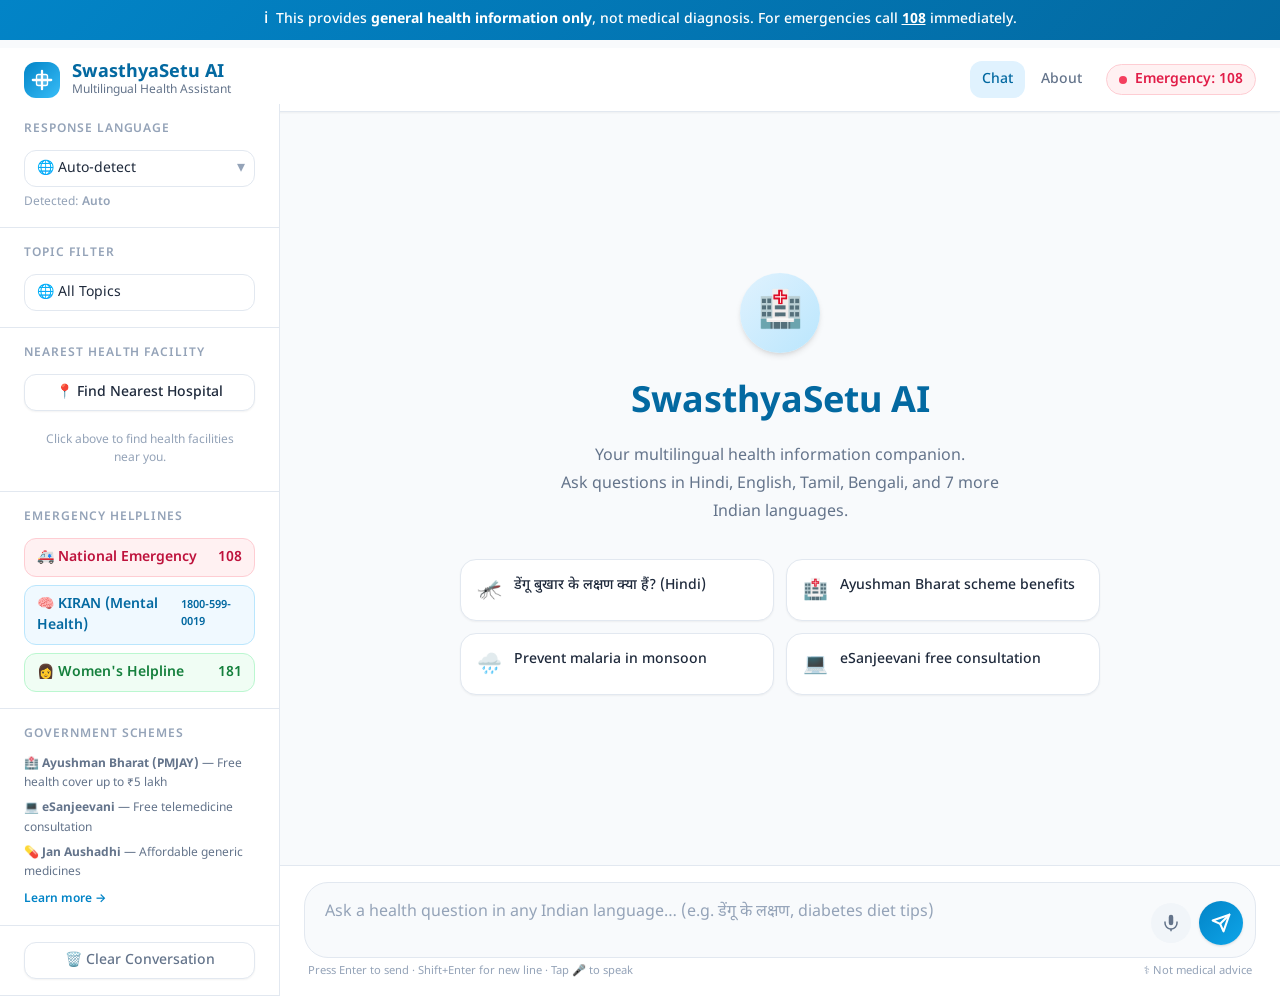
<file: frontend/index.html>
<!DOCTYPE html>
<html lang="en" dir="ltr">
<head>
    <meta charset="UTF-8">
    <meta name="viewport" content="width=device-width, initial-scale=1.0, maximum-scale=5.0">
    <meta name="description" content="SwasthyaSetu AI — Free multilingual health information assistant for Indian citizens. Ask health questions in Hindi, Tamil, Telugu, Bengali, and more. Not a diagnostic tool.">
    <meta name="keywords" content="health information, multilingual, Hindi, Tamil, Ayushman Bharat, eSanjeevani, India health, AI health assistant">
    <meta name="robots" content="index, follow">
    <meta property="og:title" content="SwasthyaSetu AI — Multilingual Health Information Assistant">
    <meta property="og:description" content="Free AI-powered health information in 10+ Indian languages. Powered by RAG technology and Bhashini voice support.">
    <meta property="og:type" content="website">

    <!-- Structured data: HealthTopicContent (schema.org) -->
    <script type="application/ld+json">
    {
        "@context": "https://schema.org",
        "@type": "WebApplication",
        "name": "SwasthyaSetu AI",
        "description": "Multilingual health information assistant for Indian citizens. Provides general health education — not medical diagnosis.",
        "applicationCategory": "HealthApplication",
        "operatingSystem": "Any",
        "offers": { "@type": "Offer", "price": "0", "priceCurrency": "INR" }
    }
    </script>

    <title>SwasthyaSetu AI — Multilingual Health Information Assistant</title>

    <!-- CSS -->
    <link rel="stylesheet" href="css/variables.css">
    <link rel="stylesheet" href="css/main.css">
    <link rel="stylesheet" href="css/navbar.css">
    <link rel="stylesheet" href="css/chat.css">
    <link rel="stylesheet" href="css/responsive.css">
</head>
<body>

<!-- ============================================================
     DISCLAIMER BANNER (always visible, non-dismissible)
     CRITICAL: This must remain visible at all times.
     ============================================================ -->
<div class="disclaimer-banner" role="note" aria-label="Important disclaimer">
    <span class="disclaimer-icon" aria-hidden="true">ℹ️</span>
    <span>
        This provides <strong>general health information only</strong>, not medical diagnosis.
        For emergencies call
        <a href="tel:108" class="emergency-link" aria-label="Call 108 national emergency number">108</a>
        immediately.
    </span>
</div>

<!-- ============================================================
     NAVIGATION BAR
     ============================================================ -->
<nav class="navbar" role="navigation" aria-label="Main navigation">
    <!-- Brand -->
    <a href="index.html" class="navbar-brand" aria-label="SwasthyaSetu AI Home">
        <div class="navbar-logo-icon" aria-hidden="true">
            <!-- Inline health cross SVG logo -->
            <svg width="22" height="22" viewBox="0 0 24 24" fill="none" stroke="white" stroke-width="2.5" stroke-linecap="round">
                <path d="M12 2v20M2 12h20"/>
                <rect x="6" y="6" width="12" height="12" rx="2" fill="rgba(255,255,255,0.2)" stroke="white" stroke-width="1.5"/>
            </svg>
        </div>
        <div class="navbar-logo-text">
            <span class="navbar-app-name">SwasthyaSetu AI</span>
            <span class="navbar-app-tagline">Multilingual Health Assistant</span>
        </div>
    </a>

    <!-- Right controls -->
    <div class="navbar-controls">
        <!-- Desktop nav links -->
        <div class="nav-links" role="list">
            <a href="index.html" class="nav-link active" role="listitem" aria-current="page">Chat</a>
            <a href="about.html" class="nav-link" role="listitem">About</a>
        </div>

        <!-- Emergency hotline pill -->
        <a href="tel:108"
           class="navbar-emergency-pill"
           aria-label="Emergency: Call 108"
           id="navbar-emergency-link">
            <span class="pill-dot" aria-hidden="true"></span>
            <span class="pill-text">Emergency: 108</span>
        </a>

        <!-- Hamburger (mobile only) -->
        <button class="hamburger-btn"
                id="hamburger-btn"
                aria-label="Toggle menu"
                aria-expanded="false"
                aria-controls="sidebar">
            <span></span><span></span><span></span>
        </button>
    </div>
</nav>

<!-- ============================================================
     MAIN LAYOUT: SIDEBAR + CHAT
     ============================================================ -->
<div class="main-container">

    <!-- ── Sidebar overlay (mobile) ── -->
    <div class="sidebar-overlay" id="sidebar-overlay" role="presentation"></div>

    <!-- ── SIDEBAR ──────────────────────────────────────────── -->
    <aside class="sidebar" id="sidebar" aria-label="Settings and tools">

        <!-- Language selector -->
        <div class="sidebar-section">
            <div class="sidebar-section-title">Response Language</div>
            <div style="position:relative">
                <select id="language-select"
                        aria-label="Select language"
                        style="width:100%;padding:8px 12px;border:1px solid var(--color-border);
                               border-radius:var(--radius-lg);font-size:var(--font-size-sm);
                               background:white;color:var(--color-text-primary);cursor:pointer;
                               appearance:none;-webkit-appearance:none;">
                    <!-- Populated by languageSelector.js -->
                </select>
                <div style="position:absolute;right:10px;top:50%;transform:translateY(-50%);
                            pointer-events:none;color:var(--color-text-muted)">▾</div>
            </div>
            <div style="margin-top:6px;font-size:var(--font-size-xs);color:var(--color-text-muted)">
                Detected: <span id="detected-language" style="font-weight:600">Auto</span>
            </div>
        </div>

        <!-- Category filter -->
        <div class="sidebar-section">
            <div class="sidebar-section-title">Topic Filter</div>
            <select id="category-select"
                    aria-label="Filter by health topic"
                    style="width:100%;padding:8px 12px;border:1px solid var(--color-border);
                           border-radius:var(--radius-lg);font-size:var(--font-size-sm);
                           background:white;color:var(--color-text-primary);cursor:pointer;
                           appearance:none;-webkit-appearance:none;">
                <option value="">🌐 All Topics</option>
                <option value="symptoms">🤒 Symptoms</option>
                <option value="prevention">🛡️ Prevention</option>
                <option value="treatment_general">💊 Treatment Info</option>
                <option value="scheme_info">🏥 Government Schemes</option>
                <option value="mental_health">🧠 Mental Health</option>
                <option value="maternal_child_health">👶 Maternal &amp; Child Health</option>
            </select>
        </div>

        <!-- Hospital finder -->
        <div class="sidebar-section">
            <div class="sidebar-section-title">Nearest Health Facility</div>
            <button id="find-hospitals-btn"
                    class="btn btn-secondary w-full"
                    aria-label="Find nearest hospital using your location"
                    style="margin-bottom:var(--space-3);width:100%;justify-content:center">
                📍 Find Nearest Hospital
            </button>
            <div id="hospital-results" aria-live="polite" aria-label="Nearest hospital results">
                <p style="font-size:var(--font-size-xs);color:var(--color-text-muted);text-align:center;padding:8px">
                    Click above to find health facilities near you.
                </p>
            </div>
        </div>

        <!-- Quick helplines -->
        <div class="sidebar-section">
            <div class="sidebar-section-title">Emergency Helplines</div>
            <div style="display:flex;flex-direction:column;gap:8px">
                <a href="tel:108"
                   style="display:flex;justify-content:space-between;align-items:center;
                          padding:8px 12px;background:var(--color-emergency-50);
                          border:1px solid var(--color-emergency-200);border-radius:var(--radius-lg);
                          text-decoration:none;color:var(--color-emergency-700);font-size:var(--font-size-sm);
                          font-weight:600;transition:var(--transition-fast)"
                   aria-label="Call 108 - National Emergency Ambulance"
                   id="helpline-108">
                    <span>🚑 National Emergency</span>
                    <span>108</span>
                </a>
                <a href="tel:1800-599-0019"
                   style="display:flex;justify-content:space-between;align-items:center;
                          padding:8px 12px;background:var(--color-primary-50);
                          border:1px solid var(--color-primary-200);border-radius:var(--radius-lg);
                          text-decoration:none;color:var(--color-primary-700);font-size:var(--font-size-sm);
                          font-weight:600;transition:var(--transition-fast)"
                   aria-label="Call KIRAN Mental Health Helpline 1800-599-0019"
                   id="helpline-kiran">
                    <span>🧠 KIRAN (Mental Health)</span>
                    <span style="font-size:0.7rem">1800-599-0019</span>
                </a>
                <a href="tel:181"
                   style="display:flex;justify-content:space-between;align-items:center;
                          padding:8px 12px;background:var(--color-success-50);
                          border:1px solid var(--color-success-200);border-radius:var(--radius-lg);
                          text-decoration:none;color:var(--color-success-700);font-size:var(--font-size-sm);
                          font-weight:600;transition:var(--transition-fast)"
                   aria-label="Call Women's Helpline 181"
                   id="helpline-women">
                    <span>👩 Women's Helpline</span>
                    <span>181</span>
                </a>
            </div>
        </div>

        <!-- Scheme info card -->
        <div class="sidebar-section">
            <div class="sidebar-section-title">Government Schemes</div>
            <div style="font-size:var(--font-size-xs);color:var(--color-text-secondary);line-height:1.6">
                <p>🏥 <strong>Ayushman Bharat (PMJAY)</strong> — Free health cover up to ₹5 lakh</p>
                <p style="margin-top:6px">💻 <strong>eSanjeevani</strong> — Free telemedicine consultation</p>
                <p style="margin-top:6px">💊 <strong>Jan Aushadhi</strong> — Affordable generic medicines</p>
                <a href="about.html"
                   style="display:inline-block;margin-top:8px;font-size:var(--font-size-xs);
                          color:var(--color-primary-600);font-weight:600">
                    Learn more →
                </a>
            </div>
        </div>

        <!-- Clear chat button -->
        <div class="sidebar-section" style="margin-top:auto">
            <button id="clear-chat-btn"
                    class="btn btn-secondary w-full"
                    style="justify-content:center;color:var(--color-text-secondary)"
                    aria-label="Clear conversation history">
                🗑️ Clear Conversation
            </button>
        </div>

    </aside>

    <!-- ── CHAT AREA ─────────────────────────────────────────── -->
    <main class="content-area" role="main" aria-label="Chat interface">
        <div class="chat-container">

            <!-- Messages area -->
            <div class="messages-area"
                 id="messages-area"
                 role="log"
                 aria-live="polite"
                 aria-label="Conversation messages">

                <!-- Welcome screen (hidden after first message) -->
                <div class="welcome-screen" id="welcome-screen">
                    <div class="welcome-icon" aria-hidden="true">🏥</div>
                    <h1 class="welcome-title">SwasthyaSetu AI</h1>
                    <p class="welcome-subtitle">
                        Your multilingual health information companion.<br>
                        Ask questions in Hindi, English, Tamil, Bengali, and 7 more Indian languages.
                    </p>

                    <!-- Suggested prompts -->
                    <div class="suggested-prompts" role="list" aria-label="Suggested questions">
                        <button class="prompt-chip"
                                data-prompt="डेंगू बुखार के क्या लक्षण हैं और मुझे कब डॉक्टर के पास जाना चाहिए?"
                                role="listitem"
                                aria-label="Ask about dengue symptoms in Hindi">
                            <span class="prompt-chip-icon" aria-hidden="true">🦟</span>
                            <span class="prompt-chip-text">डेंगू बुखार के लक्षण क्या हैं? (Hindi)</span>
                        </button>
                        <button class="prompt-chip"
                                data-prompt="What are the benefits of Ayushman Bharat PMJAY scheme and how do I register?"
                                role="listitem"
                                aria-label="Ask about Ayushman Bharat scheme">
                            <span class="prompt-chip-icon" aria-hidden="true">🏥</span>
                            <span class="prompt-chip-text">Ayushman Bharat scheme benefits</span>
                        </button>
                        <button class="prompt-chip"
                                data-prompt="How can I prevent malaria during monsoon season in India?"
                                role="listitem"
                                aria-label="Ask about malaria prevention">
                            <span class="prompt-chip-icon" aria-hidden="true">🌧️</span>
                            <span class="prompt-chip-text">Prevent malaria in monsoon</span>
                        </button>
                        <button class="prompt-chip"
                                data-prompt="eSanjeevani telemedicine se free doctor consultation kaise karein?"
                                role="listitem"
                                aria-label="Ask about eSanjeevani in Hinglish">
                            <span class="prompt-chip-icon" aria-hidden="true">💻</span>
                            <span class="prompt-chip-text">eSanjeevani free consultation</span>
                        </button>
                    </div>
                </div>

                <!-- Typing indicator -->
                <div class="typing-indicator hidden" id="typing-indicator" aria-label="AI is thinking" role="status">
                    <div class="message-avatar" aria-hidden="true">🩺</div>
                    <div class="typing-dots" aria-hidden="true">
                        <div class="typing-dot"></div>
                        <div class="typing-dot"></div>
                        <div class="typing-dot"></div>
                    </div>
                    <span class="text-muted text-sm" style="font-style:italic">SwasthyaSetu is thinking…</span>
                </div>

            </div>

            <!-- Chat input area -->
            <div class="chat-input-area">
                <div class="input-toolbar" role="search" aria-label="Message input">
                    <textarea
                        id="chat-textarea"
                        class="chat-textarea"
                        placeholder="Ask a health question in any Indian language… (e.g. डेंगू के लक्षण, diabetes diet tips)"
                        rows="1"
                        maxlength="2000"
                        aria-label="Type your health question"
                        aria-multiline="true"
                        autocomplete="off"
                        spellcheck="true"
                    ></textarea>

                    <div class="input-actions">
                        <!-- Mic button (voice input) -->
                        <button class="mic-btn"
                                id="mic-btn"
                                aria-label="Start voice input"
                                title="Click to speak your question">
                            <!-- Mic SVG -->
                            <svg width="18" height="18" viewBox="0 0 24 24" fill="currentColor" aria-hidden="true">
                                <path d="M12 1a3 3 0 0 0-3 3v8a3 3 0 0 0 6 0V4a3 3 0 0 0-3-3z"/>
                                <path d="M19 10v2a7 7 0 0 1-14 0v-2H3v2a9 9 0 0 0 8 8.94V23h2v-2.06A9 9 0 0 0 21 12v-2h-2z"/>
                            </svg>
                            <div class="recording-indicator" aria-hidden="true"></div>
                        </button>

                        <!-- Send button -->
                        <button class="send-btn"
                                id="send-btn"
                                aria-label="Send message"
                                title="Send (or press Enter)">
                            <!-- Send arrow SVG -->
                            <svg width="20" height="20" viewBox="0 0 24 24" fill="none" stroke="white" stroke-width="2.5" stroke-linecap="round" stroke-linejoin="round" aria-hidden="true">
                                <line x1="22" y1="2" x2="11" y2="13"/>
                                <polygon points="22 2 15 22 11 13 2 9 22 2"/>
                            </svg>
                        </button>
                    </div>
                </div>

                <!-- Character count + disclaimer -->
                <div style="display:flex;justify-content:space-between;align-items:center;
                            margin-top:6px;padding:0 4px">
                    <span style="font-size:0.7rem;color:var(--color-text-muted)">
                        Press Enter to send · Shift+Enter for new line · Tap 🎤 to speak
                    </span>
                    <span style="font-size:0.7rem;color:var(--color-text-muted)">
                        ⚕️ Not medical advice
                    </span>
                </div>
            </div>

        </div>
    </main>

</div><!-- end .main-container -->

<!-- ============================================================
     JAVASCRIPT — ES6 modules
     ============================================================ -->
<script type="module">
    import { initChat, sendMessage } from "./js/chat.js";
    import { initLanguageSelector } from "./js/languageSelector.js";
    import { startRecording, stopRecording, isRecording, onTranscription, isVoiceSupported } from "./js/voice.js";
    import { findNearestHospitals } from "./js/hospitalFinder.js";
    import { setInputText } from "./js/chat.js";

    // ── Initialise modules ──────────────────────────────────
    document.addEventListener("DOMContentLoaded", () => {

        // Init chat
        initChat();

        // Init language selector dropdown
        initLanguageSelector("language-select");

        // Init voice — bind mic button
        const micBtn = document.getElementById("mic-btn");
        if (micBtn) {
            if (!isVoiceSupported()) {
                micBtn.style.display = "none";
            } else {
                onTranscription((text) => {
                    setInputText(text);
                    // Auto-send after transcription
                    sendMessage();
                });

                micBtn.addEventListener("click", () => {
                    if (isRecording()) {
                        stopRecording(micBtn);
                    } else {
                        startRecording(micBtn);
                    }
                });
            }
        }

        // Init hospital finder button
        document.getElementById("find-hospitals-btn")?.addEventListener("click", () => {
            findNearestHospitals("hospital-results");
        });

        // Mobile sidebar toggle
        const hamburgerBtn = document.getElementById("hamburger-btn");
        const sidebar = document.getElementById("sidebar");
        const overlay = document.getElementById("sidebar-overlay");

        function toggleSidebar() {
            const isOpen = sidebar.classList.contains("open");
            sidebar.classList.toggle("open", !isOpen);
            overlay.classList.toggle("visible", !isOpen);
            hamburgerBtn.setAttribute("aria-expanded", String(!isOpen));
        }

        hamburgerBtn?.addEventListener("click", toggleSidebar);
        overlay?.addEventListener("click", toggleSidebar);

        // Close sidebar on Escape
        document.addEventListener("keydown", (e) => {
            if (e.key === "Escape" && sidebar.classList.contains("open")) {
                toggleSidebar();
            }
        });

    });
</script>

</body>
</html>
</file>
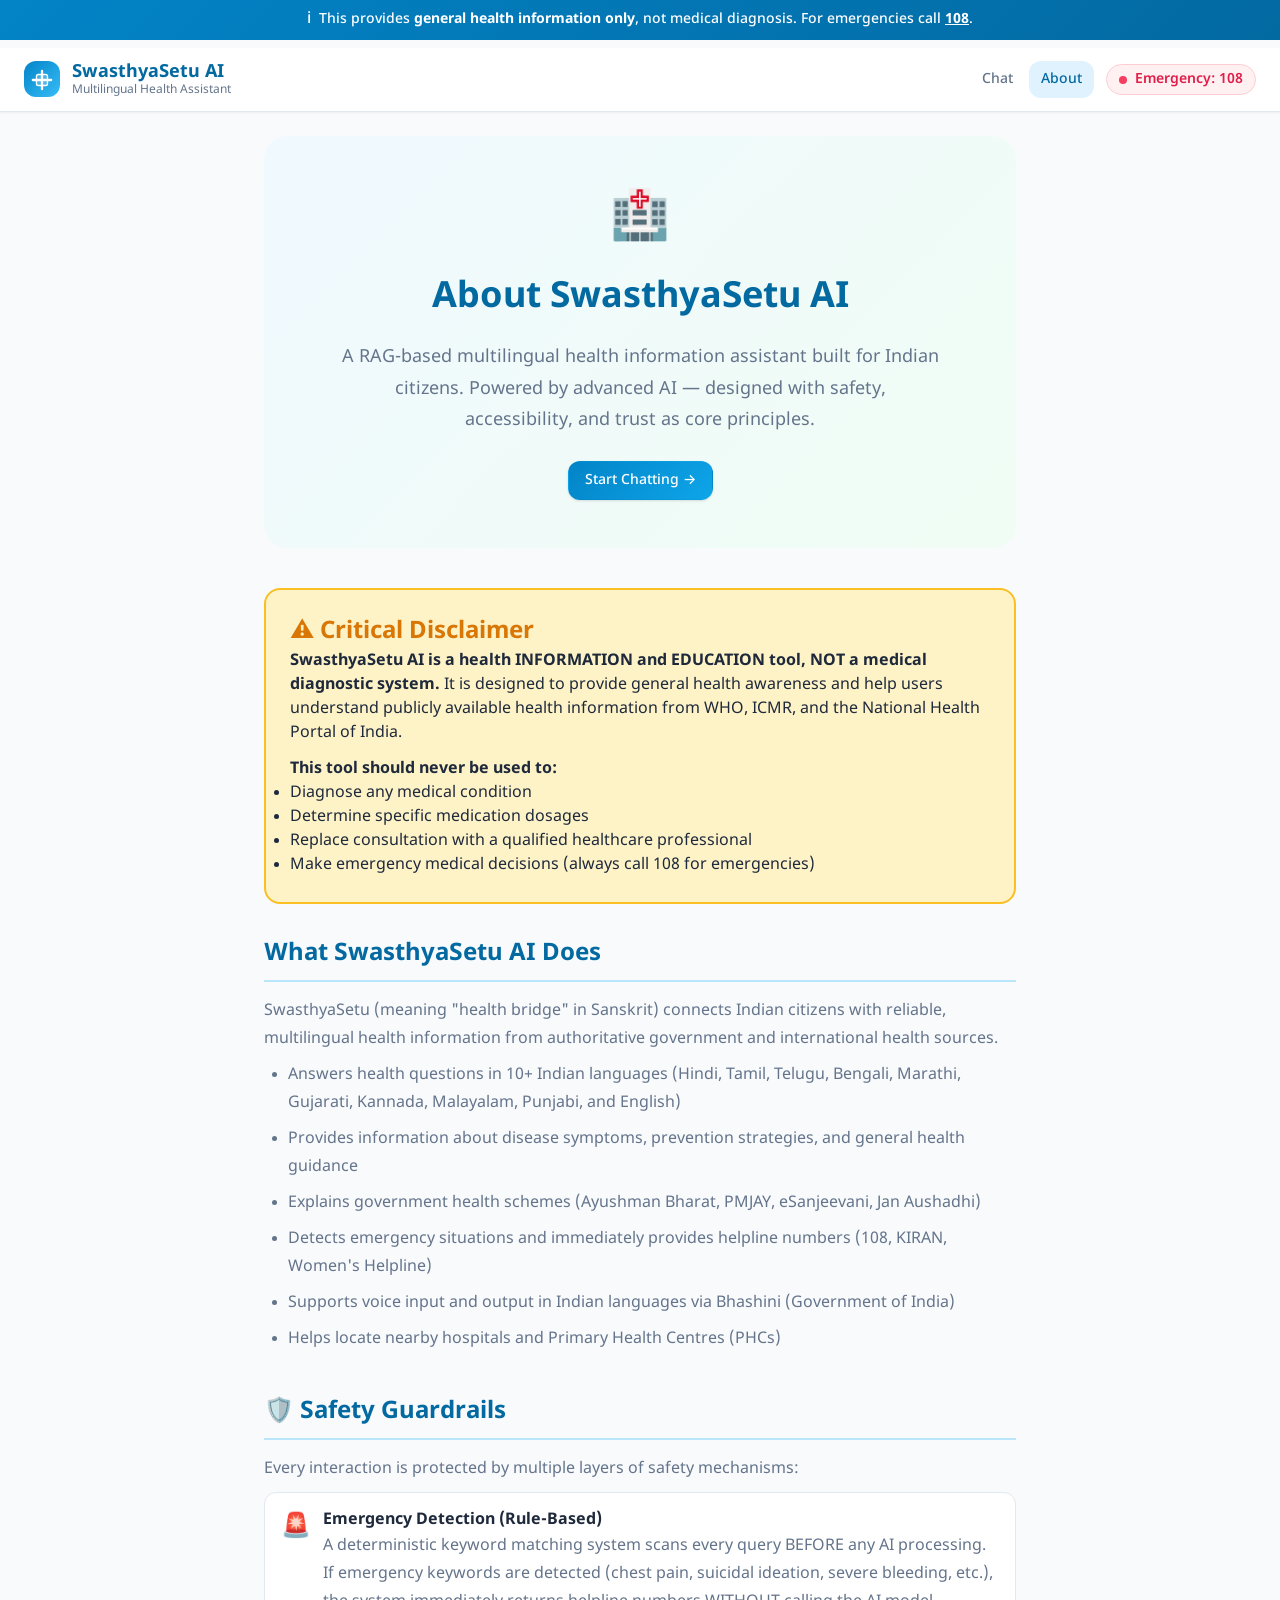
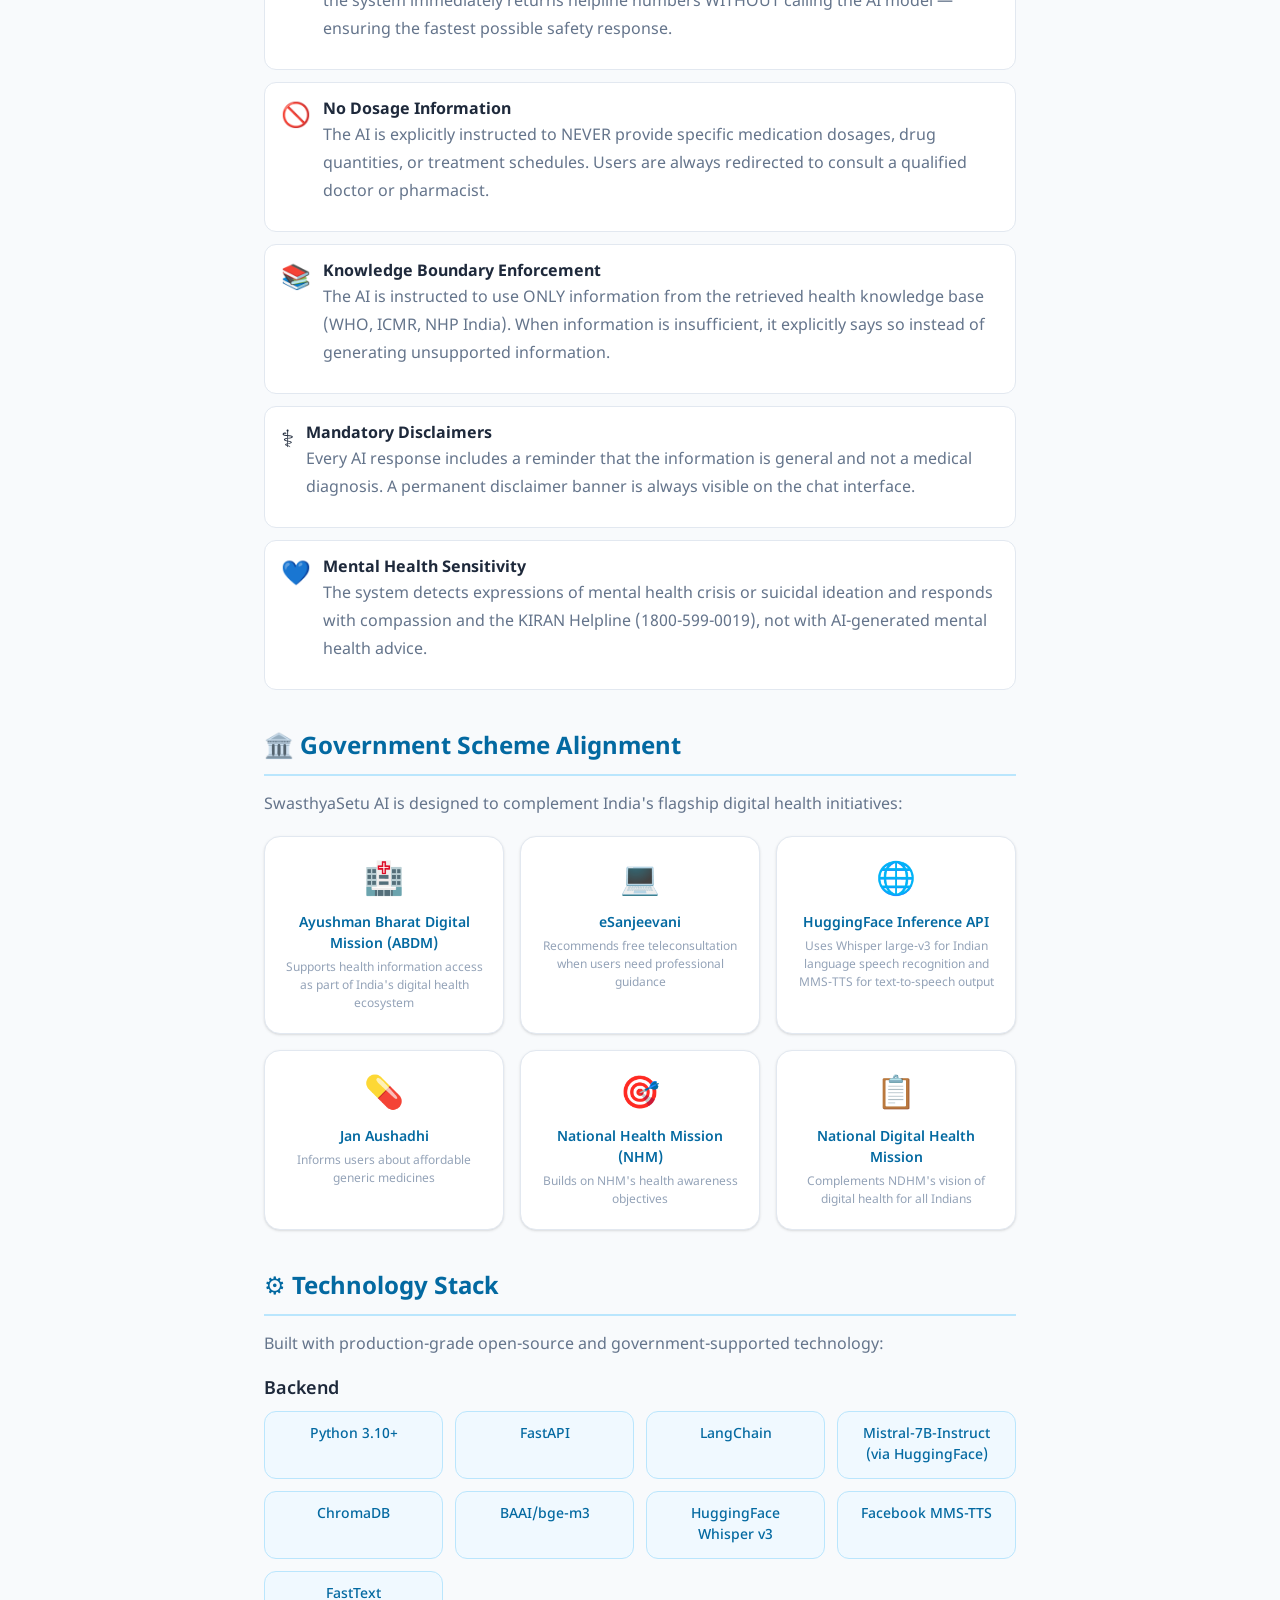
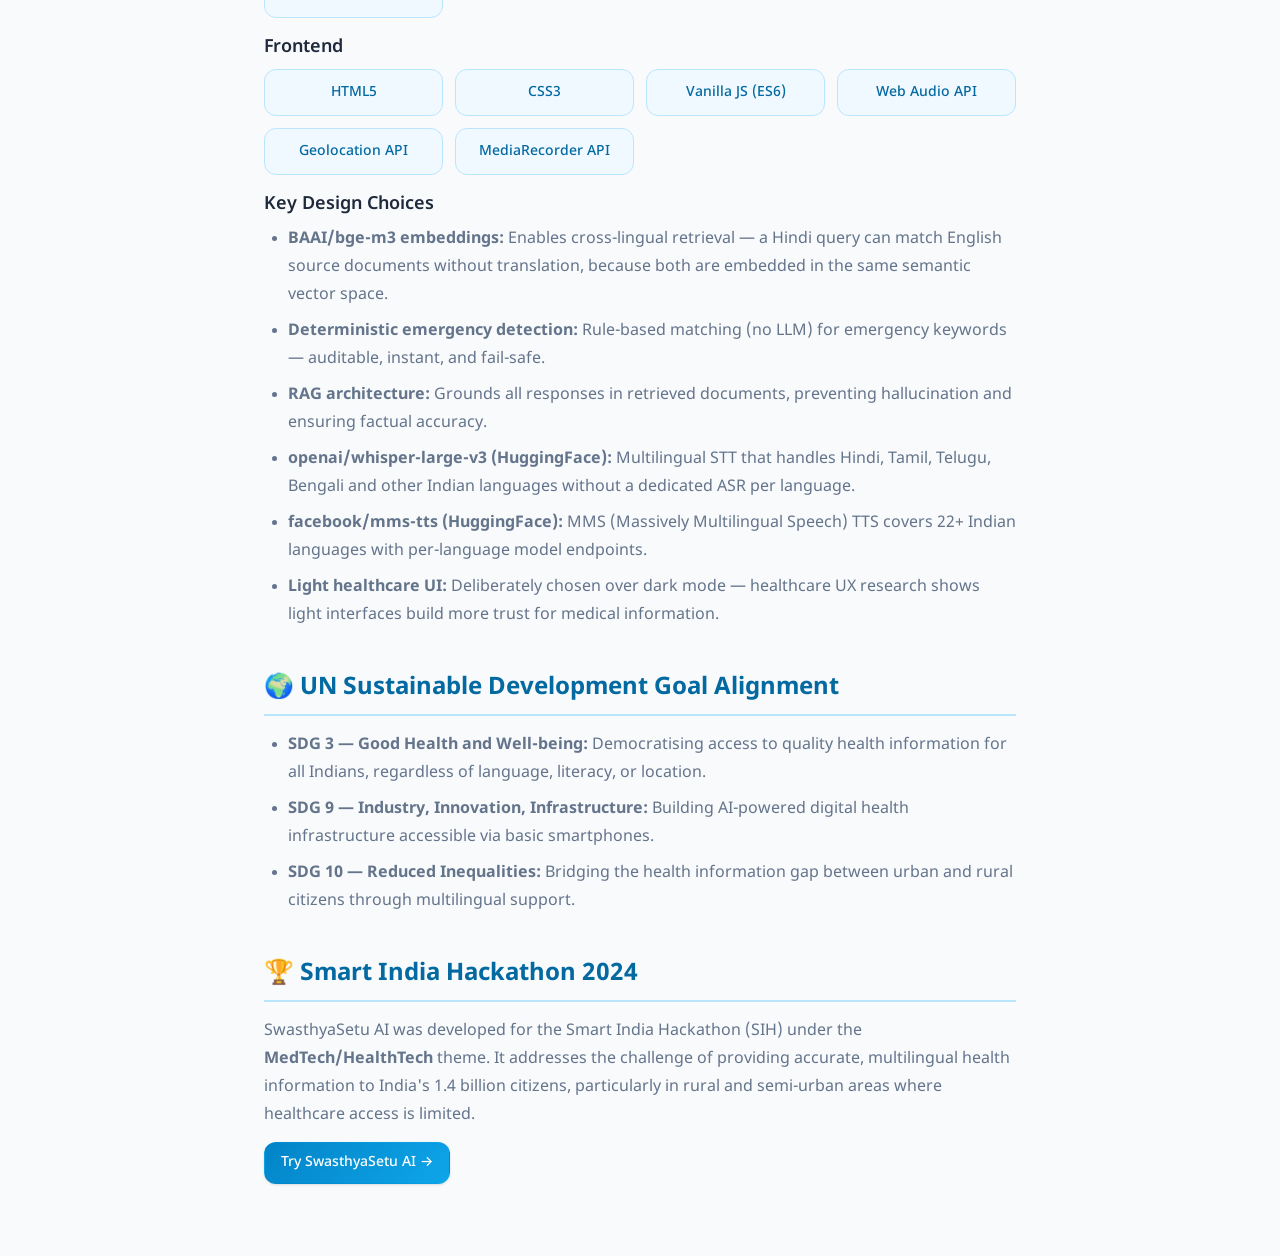
<file: frontend/about.html>
<!DOCTYPE html>
<html lang="en" dir="ltr">
<head>
    <meta charset="UTF-8">
    <meta name="viewport" content="width=device-width, initial-scale=1.0">
    <meta name="description" content="About SwasthyaSetu AI — Architecture, safety guidelines, government scheme alignment, and SIH submission information for this multilingual health information assistant.">
    <title>About — SwasthyaSetu AI</title>

    <link rel="stylesheet" href="css/variables.css">
    <link rel="stylesheet" href="css/main.css">
    <link rel="stylesheet" href="css/navbar.css">
    <link rel="stylesheet" href="css/responsive.css">

    <style>
        .about-content {
            max-width: var(--max-width-content);
            margin: 0 auto;
            padding: var(--space-8) var(--space-6);
        }

        .about-hero {
            text-align: center;
            padding: var(--space-12) var(--space-6);
            background: linear-gradient(135deg, var(--color-primary-50), var(--color-success-50));
            border-radius: var(--radius-2xl);
            margin-bottom: var(--space-10);
        }

        .about-hero h1 {
            font-size: var(--font-size-3xl);
            font-weight: var(--font-weight-bold);
            color: var(--color-primary-700);
            margin-bottom: var(--space-4);
        }

        .about-hero p {
            font-size: var(--font-size-md);
            color: var(--color-text-secondary);
            max-width: 600px;
            margin: 0 auto;
            line-height: var(--line-height-relaxed);
        }

        .about-section {
            margin-bottom: var(--space-10);
        }

        .about-section h2 {
            font-size: var(--font-size-xl);
            font-weight: var(--font-weight-bold);
            color: var(--color-primary-700);
            margin-bottom: var(--space-4);
            padding-bottom: var(--space-2);
            border-bottom: 2px solid var(--color-primary-200);
        }

        .about-section h3 {
            font-size: var(--font-size-md);
            font-weight: var(--font-weight-semibold);
            color: var(--color-text-primary);
            margin: var(--space-4) 0 var(--space-2);
        }

        .about-section p, .about-section li {
            color: var(--color-text-secondary);
            line-height: var(--line-height-relaxed);
            margin-bottom: var(--space-2);
        }

        .about-section ul, .about-section ol {
            padding-left: var(--space-6);
            margin-bottom: var(--space-4);
        }

        .scheme-grid {
            display: grid;
            grid-template-columns: repeat(auto-fit, minmax(200px, 1fr));
            gap: var(--space-4);
            margin-top: var(--space-4);
        }

        .scheme-card {
            background: var(--color-neutral-0);
            border: 1px solid var(--color-border);
            border-radius: var(--radius-xl);
            padding: var(--space-5);
            text-align: center;
            box-shadow: var(--shadow-sm);
        }

        .scheme-card-icon { font-size: 2rem; margin-bottom: var(--space-2); }
        .scheme-card-title { font-size: var(--font-size-sm); font-weight: var(--font-weight-semibold); color: var(--color-primary-700); }
        .scheme-card-desc { font-size: var(--font-size-xs); color: var(--color-text-muted); margin-top: var(--space-1); }

        .safety-item {
            display: flex;
            gap: var(--space-3);
            padding: var(--space-4);
            background: var(--color-neutral-0);
            border: 1px solid var(--color-border);
            border-radius: var(--radius-lg);
            margin-bottom: var(--space-3);
        }

        .safety-item-icon { font-size: 1.5rem; flex-shrink: 0; }

        .disclaimer-box {
            background: var(--color-warning-100);
            border: 2px solid var(--color-warning-400);
            border-radius: var(--radius-xl);
            padding: var(--space-6);
            margin-bottom: var(--space-8);
        }

        .disclaimer-box h2 { color: var(--color-warning-600); border-color: var(--color-warning-400); }

        .tech-stack-grid {
            display: grid;
            grid-template-columns: repeat(auto-fit, minmax(150px, 1fr));
            gap: var(--space-3);
        }

        .tech-badge {
            background: var(--color-primary-50);
            border: 1px solid var(--color-primary-200);
            border-radius: var(--radius-lg);
            padding: var(--space-3) var(--space-4);
            font-size: var(--font-size-sm);
            font-weight: var(--font-weight-medium);
            color: var(--color-primary-700);
            text-align: center;
        }
    </style>
</head>
<body>

<!-- Disclaimer banner -->
<div class="disclaimer-banner" role="note">
    <span class="disclaimer-icon" aria-hidden="true">ℹ️</span>
    <span>
        This provides <strong>general health information only</strong>, not medical diagnosis.
        For emergencies call
        <a href="tel:108" class="emergency-link">108</a>.
    </span>
</div>

<!-- Navbar -->
<nav class="navbar" role="navigation" aria-label="Main navigation">
    <a href="index.html" class="navbar-brand" aria-label="SwasthyaSetu AI Home">
        <div class="navbar-logo-icon" aria-hidden="true">
            <svg width="22" height="22" viewBox="0 0 24 24" fill="none" stroke="white" stroke-width="2.5" stroke-linecap="round">
                <path d="M12 2v20M2 12h20"/>
                <rect x="6" y="6" width="12" height="12" rx="2" fill="rgba(255,255,255,0.2)" stroke="white" stroke-width="1.5"/>
            </svg>
        </div>
        <div class="navbar-logo-text">
            <span class="navbar-app-name">SwasthyaSetu AI</span>
            <span class="navbar-app-tagline">Multilingual Health Assistant</span>
        </div>
    </a>
    <div class="navbar-controls">
        <div class="nav-links" role="list">
            <a href="index.html" class="nav-link" role="listitem">Chat</a>
            <a href="about.html" class="nav-link active" role="listitem" aria-current="page">About</a>
        </div>
        <a href="tel:108" class="navbar-emergency-pill" id="about-emergency-link">
            <span class="pill-dot" aria-hidden="true"></span>
            <span class="pill-text">Emergency: 108</span>
        </a>
    </div>
</nav>

<!-- Main content -->
<main role="main" style="overflow-y:auto;flex:1">
    <div class="about-content">

        <!-- Hero -->
        <div class="about-hero">
            <div style="font-size:3rem;margin-bottom:var(--space-4)" aria-hidden="true">🏥</div>
            <h1>About SwasthyaSetu AI</h1>
            <p>
                A RAG-based multilingual health information assistant built for Indian citizens.
                Powered by advanced AI — designed with safety, accessibility, and trust as core principles.
            </p>
            <div style="margin-top:var(--space-6)">
                <a href="index.html" class="btn btn-primary" style="display:inline-flex">
                    Start Chatting →
                </a>
            </div>
        </div>

        <!-- IMPORTANT DISCLAIMER -->
        <div class="disclaimer-box">
            <h2>⚠️ Critical Disclaimer</h2>
            <p>
                <strong>SwasthyaSetu AI is a health INFORMATION and EDUCATION tool, NOT a medical diagnostic system.</strong>
                It is designed to provide general health awareness and help users understand publicly available
                health information from WHO, ICMR, and the National Health Portal of India.
            </p>
            <p style="margin-top:var(--space-3)">
                <strong>This tool should never be used to:</strong>
            </p>
            <ul>
                <li>Diagnose any medical condition</li>
                <li>Determine specific medication dosages</li>
                <li>Replace consultation with a qualified healthcare professional</li>
                <li>Make emergency medical decisions (always call 108 for emergencies)</li>
            </ul>
        </div>

        <!-- What It Does -->
        <div class="about-section">
            <h2>What SwasthyaSetu AI Does</h2>
            <p>
                SwasthyaSetu (meaning "health bridge" in Sanskrit) connects Indian citizens with reliable,
                multilingual health information from authoritative government and international health sources.
            </p>
            <ul>
                <li>Answers health questions in 10+ Indian languages (Hindi, Tamil, Telugu, Bengali, Marathi, Gujarati, Kannada, Malayalam, Punjabi, and English)</li>
                <li>Provides information about disease symptoms, prevention strategies, and general health guidance</li>
                <li>Explains government health schemes (Ayushman Bharat, PMJAY, eSanjeevani, Jan Aushadhi)</li>
                <li>Detects emergency situations and immediately provides helpline numbers (108, KIRAN, Women's Helpline)</li>
                <li>Supports voice input and output in Indian languages via Bhashini (Government of India)</li>
                <li>Helps locate nearby hospitals and Primary Health Centres (PHCs)</li>
            </ul>
        </div>

        <!-- Safety Guardrails -->
        <div class="about-section">
            <h2>🛡️ Safety Guardrails</h2>
            <p>Every interaction is protected by multiple layers of safety mechanisms:</p>

            <div class="safety-item">
                <div class="safety-item-icon">🚨</div>
                <div>
                    <strong>Emergency Detection (Rule-Based)</strong>
                    <p>A deterministic keyword matching system scans every query BEFORE any AI processing. If emergency keywords are detected (chest pain, suicidal ideation, severe bleeding, etc.), the system immediately returns helpline numbers WITHOUT calling the AI model — ensuring the fastest possible safety response.</p>
                </div>
            </div>

            <div class="safety-item">
                <div class="safety-item-icon">🚫</div>
                <div>
                    <strong>No Dosage Information</strong>
                    <p>The AI is explicitly instructed to NEVER provide specific medication dosages, drug quantities, or treatment schedules. Users are always redirected to consult a qualified doctor or pharmacist.</p>
                </div>
            </div>

            <div class="safety-item">
                <div class="safety-item-icon">📚</div>
                <div>
                    <strong>Knowledge Boundary Enforcement</strong>
                    <p>The AI is instructed to use ONLY information from the retrieved health knowledge base (WHO, ICMR, NHP India). When information is insufficient, it explicitly says so instead of generating unsupported information.</p>
                </div>
            </div>

            <div class="safety-item">
                <div class="safety-item-icon">⚕️</div>
                <div>
                    <strong>Mandatory Disclaimers</strong>
                    <p>Every AI response includes a reminder that the information is general and not a medical diagnosis. A permanent disclaimer banner is always visible on the chat interface.</p>
                </div>
            </div>

            <div class="safety-item">
                <div class="safety-item-icon">💙</div>
                <div>
                    <strong>Mental Health Sensitivity</strong>
                    <p>The system detects expressions of mental health crisis or suicidal ideation and responds with compassion and the KIRAN Helpline (1800-599-0019), not with AI-generated mental health advice.</p>
                </div>
            </div>
        </div>

        <!-- Government Scheme Alignment -->
        <div class="about-section">
            <h2>🏛️ Government Scheme Alignment</h2>
            <p>SwasthyaSetu AI is designed to complement India's flagship digital health initiatives:</p>

            <div class="scheme-grid">
                <div class="scheme-card">
                    <div class="scheme-card-icon">🏥</div>
                    <div class="scheme-card-title">Ayushman Bharat Digital Mission (ABDM)</div>
                    <div class="scheme-card-desc">Supports health information access as part of India's digital health ecosystem</div>
                </div>
                <div class="scheme-card">
                    <div class="scheme-card-icon">💻</div>
                    <div class="scheme-card-title">eSanjeevani</div>
                    <div class="scheme-card-desc">Recommends free teleconsultation when users need professional guidance</div>
                </div>
                <div class="scheme-card">
                    <div class="scheme-card-icon">🌐</div>
                    <div class="scheme-card-title">HuggingFace Inference API</div>
                    <div class="scheme-card-desc">Uses Whisper large-v3 for Indian language speech recognition and MMS-TTS for text-to-speech output</div>
                </div>
                <div class="scheme-card">
                    <div class="scheme-card-icon">💊</div>
                    <div class="scheme-card-title">Jan Aushadhi</div>
                    <div class="scheme-card-desc">Informs users about affordable generic medicines</div>
                </div>
                <div class="scheme-card">
                    <div class="scheme-card-icon">🎯</div>
                    <div class="scheme-card-title">National Health Mission (NHM)</div>
                    <div class="scheme-card-desc">Builds on NHM's health awareness objectives</div>
                </div>
                <div class="scheme-card">
                    <div class="scheme-card-icon">📋</div>
                    <div class="scheme-card-title">National Digital Health Mission</div>
                    <div class="scheme-card-desc">Complements NDHM's vision of digital health for all Indians</div>
                </div>
            </div>
        </div>

        <!-- Technology Stack -->
        <div class="about-section">
            <h2>⚙️ Technology Stack</h2>
            <p>Built with production-grade open-source and government-supported technology:</p>

            <h3>Backend</h3>
            <div class="tech-stack-grid">
                <div class="tech-badge">Python 3.10+</div>
                <div class="tech-badge">FastAPI</div>
                <div class="tech-badge">LangChain</div>
                <div class="tech-badge">Mistral-7B-Instruct (via HuggingFace)</div>
                <div class="tech-badge">ChromaDB</div>
                <div class="tech-badge">BAAI/bge-m3</div>
                <div class="tech-badge">HuggingFace Whisper v3</div>
                <div class="tech-badge">Facebook MMS-TTS</div>
                <div class="tech-badge">FastText</div>
            </div>

            <h3>Frontend</h3>
            <div class="tech-stack-grid">
                <div class="tech-badge">HTML5</div>
                <div class="tech-badge">CSS3</div>
                <div class="tech-badge">Vanilla JS (ES6)</div>
                <div class="tech-badge">Web Audio API</div>
                <div class="tech-badge">Geolocation API</div>
                <div class="tech-badge">MediaRecorder API</div>
            </div>

            <h3>Key Design Choices</h3>
            <ul>
                <li><strong>BAAI/bge-m3 embeddings:</strong> Enables cross-lingual retrieval — a Hindi query can match English source documents without translation, because both are embedded in the same semantic vector space.</li>
                <li><strong>Deterministic emergency detection:</strong> Rule-based matching (no LLM) for emergency keywords — auditable, instant, and fail-safe.</li>
                <li><strong>RAG architecture:</strong> Grounds all responses in retrieved documents, preventing hallucination and ensuring factual accuracy.</li>
                <li><strong>openai/whisper-large-v3 (HuggingFace):</strong> Multilingual STT that handles Hindi, Tamil, Telugu, Bengali and other Indian languages without a dedicated ASR per language.</li>
                <li><strong>facebook/mms-tts (HuggingFace):</strong> MMS (Massively Multilingual Speech) TTS covers 22+ Indian languages with per-language model endpoints.</li>
                <li><strong>Light healthcare UI:</strong> Deliberately chosen over dark mode — healthcare UX research shows light interfaces build more trust for medical information.</li>
            </ul>
        </div>

        <!-- SDG Alignment -->
        <div class="about-section">
            <h2>🌍 UN Sustainable Development Goal Alignment</h2>
            <ul>
                <li><strong>SDG 3 — Good Health and Well-being:</strong> Democratising access to quality health information for all Indians, regardless of language, literacy, or location.</li>
                <li><strong>SDG 9 — Industry, Innovation, Infrastructure:</strong> Building AI-powered digital health infrastructure accessible via basic smartphones.</li>
                <li><strong>SDG 10 — Reduced Inequalities:</strong> Bridging the health information gap between urban and rural citizens through multilingual support.</li>
            </ul>
        </div>

        <!-- Built for SIH -->
        <div class="about-section">
            <h2>🏆 Smart India Hackathon 2024</h2>
            <p>
                SwasthyaSetu AI was developed for the Smart India Hackathon (SIH) under the
                <strong>MedTech/HealthTech</strong> theme. It addresses the challenge of
                providing accurate, multilingual health information to India's 1.4 billion citizens,
                particularly in rural and semi-urban areas where healthcare access is limited.
            </p>
            <p style="margin-top:var(--space-3)">
                <a href="index.html" class="btn btn-primary" style="display:inline-flex">
                    Try SwasthyaSetu AI →
                </a>
            </p>
        </div>

    </div>
</main>

</body>
</html>
</file>
<file: frontend/css/variables.css>
/*
 * frontend/css/variables.css
 * ===========================
 * Design token system for SwasthyaSetu AI.
 *
 * Color philosophy:
 * ─────────────────
 * This is deliberately a LIGHT, CLEAN, TRUSTWORTHY healthcare UI — not a
 * dark Netflix-style theme. Healthcare UX research consistently shows that
 * light interfaces with high contrast build more trust for medical information,
 * particularly among lower-literacy and older users in rural/semi-urban India.
 *
 * Color assignments:
 * - Primary blue: calming, trustworthy, medical
 * - Green accents: "safe", "informational", positive health actions
 * - Red/orange: RESERVED EXCLUSIVELY for emergency alerts and warnings
 * - White/light grey: clean background, high legibility
 */

:root {
    /* ── Primary brand palette ────────────────────────────────────── */
    --color-primary-50:  #f0f9ff;
    --color-primary-100: #e0f2fe;
    --color-primary-200: #bae6fd;
    --color-primary-300: #7dd3fc;
    --color-primary-400: #38bdf8;
    --color-primary-500: #0ea5e9;
    --color-primary-600: #0284c7;    /* Main brand color — medical blue */
    --color-primary-700: #0369a1;
    --color-primary-800: #075985;
    --color-primary-900: #0c4a6e;

    /* ── Semantic green (health positive / safe) ──────────────────── */
    --color-success-50:  #f0fdf4;
    --color-success-100: #dcfce7;
    --color-success-200: #bbf7d0;
    --color-success-500: #22c55e;
    --color-success-600: #16a34a;
    --color-success-700: #15803d;

    /* ── Emergency red (ONLY for alerts) ─────────────────────────── */
    --color-emergency-50:  #fff1f2;
    --color-emergency-100: #ffe4e6;
    --color-emergency-200: #fecdd3;
    --color-emergency-400: #fb7185;
    --color-emergency-500: #f43f5e;
    --color-emergency-600: #e11d48;
    --color-emergency-700: #be123c;
    --color-emergency-800: #9f1239;

    /* ── Warning amber (non-emergency caution) ────────────────────── */
    --color-warning-100: #fef3c7;
    --color-warning-400: #fbbf24;
    --color-warning-600: #d97706;

    /* ── Neutral greys ────────────────────────────────────────────── */
    --color-neutral-0:   #ffffff;
    --color-neutral-50:  #f8fafc;
    --color-neutral-100: #f1f5f9;
    --color-neutral-200: #e2e8f0;
    --color-neutral-300: #cbd5e1;
    --color-neutral-400: #94a3b8;
    --color-neutral-500: #64748b;
    --color-neutral-600: #475569;
    --color-neutral-700: #334155;
    --color-neutral-800: #1e293b;
    --color-neutral-900: #0f172a;

    /* ── Semantic aliases ─────────────────────────────────────────── */
    --color-bg:              var(--color-neutral-50);
    --color-bg-card:         var(--color-neutral-0);
    --color-bg-sidebar:      var(--color-primary-900);
    --color-border:          var(--color-neutral-200);
    --color-border-focus:    var(--color-primary-500);
    --color-text-primary:    var(--color-neutral-800);
    --color-text-secondary:  var(--color-neutral-500);
    --color-text-muted:      var(--color-neutral-400);
    --color-text-on-primary: var(--color-neutral-0);

    /* ── Typography ────────────────────────────────────────────────── */
    --font-family-sans: 'Inter', 'Noto Sans', system-ui, -apple-system,
                        BlinkMacSystemFont, 'Segoe UI', sans-serif;
    --font-family-mono: 'JetBrains Mono', 'Fira Code', 'Courier New', monospace;

    /* Devanagari + Tamil + other Indic scripts support */
    --font-family-indic: 'Noto Sans Devanagari', 'Noto Sans Tamil',
                         'Noto Sans Telugu', 'Noto Sans Bengali',
                         var(--font-family-sans);

    --font-size-xs:   0.75rem;   /* 12px */
    --font-size-sm:   0.875rem;  /* 14px */
    --font-size-base: 1rem;      /* 16px */
    --font-size-md:   1.125rem;  /* 18px */
    --font-size-lg:   1.25rem;   /* 20px */
    --font-size-xl:   1.5rem;    /* 24px */
    --font-size-2xl:  1.875rem;  /* 30px */
    --font-size-3xl:  2.25rem;   /* 36px */

    --font-weight-normal:   400;
    --font-weight-medium:   500;
    --font-weight-semibold: 600;
    --font-weight-bold:     700;

    --line-height-tight:  1.25;
    --line-height-normal: 1.5;
    --line-height-relaxed: 1.75;

    /* ── Spacing scale ─────────────────────────────────────────────── */
    --space-1:  0.25rem;
    --space-2:  0.5rem;
    --space-3:  0.75rem;
    --space-4:  1rem;
    --space-5:  1.25rem;
    --space-6:  1.5rem;
    --space-8:  2rem;
    --space-10: 2.5rem;
    --space-12: 3rem;
    --space-16: 4rem;
    --space-20: 5rem;

    /* ── Border radius ─────────────────────────────────────────────── */
    --radius-sm:   0.25rem;
    --radius-md:   0.5rem;
    --radius-lg:   0.75rem;
    --radius-xl:   1rem;
    --radius-2xl:  1.5rem;
    --radius-full: 9999px;

    /* ── Shadows ───────────────────────────────────────────────────── */
    --shadow-xs:  0 1px 2px 0 rgb(0 0 0 / 0.05);
    --shadow-sm:  0 1px 3px 0 rgb(0 0 0 / 0.1), 0 1px 2px -1px rgb(0 0 0 / 0.1);
    --shadow-md:  0 4px 6px -1px rgb(0 0 0 / 0.1), 0 2px 4px -2px rgb(0 0 0 / 0.1);
    --shadow-lg:  0 10px 15px -3px rgb(0 0 0 / 0.1), 0 4px 6px -4px rgb(0 0 0 / 0.1);
    --shadow-xl:  0 20px 25px -5px rgb(0 0 0 / 0.1), 0 8px 10px -6px rgb(0 0 0 / 0.1);
    --shadow-emergency: 0 0 0 3px var(--color-emergency-200), 0 4px 12px rgb(225 29 72 / 0.3);

    /* ── Transitions ───────────────────────────────────────────────── */
    --transition-fast:   all 0.15s ease;
    --transition-normal: all 0.25s ease;
    --transition-slow:   all 0.4s ease;

    /* ── Z-index scale ─────────────────────────────────────────────── */
    --z-base:    1;
    --z-sticky:  100;
    --z-overlay: 200;
    --z-modal:   300;
    --z-toast:   400;

    /* ── Layout ────────────────────────────────────────────────────── */
    --max-width-content: 800px;
    --navbar-height: 64px;
    --disclaimer-height: 48px;
    --sidebar-width: 280px;
    --chat-input-height: 80px;
}
</file>
<file: frontend/css/main.css>
/* frontend/css/main.css - Global styles and layout */

@import url('https://fonts.googleapis.com/css2?family=Inter:wght@300;400;500;600;700&family=Noto+Sans:wght@400;500;700&family=Noto+Sans+Devanagari:wght@400;500;700&family=Noto+Sans+Tamil:wght@400;500;700&family=Noto+Sans+Bengali:wght@400;500;700&display=swap');

/* ── Reset & base ────────────────────────────────────────────── */
*, *::before, *::after {
    box-sizing: border-box;
    margin: 0;
    padding: 0;
}

html {
    font-size: 16px;
    -webkit-text-size-adjust: 100%;
    scroll-behavior: smooth;
}

body {
    font-family: var(--font-family-sans);
    font-size: var(--font-size-base);
    color: var(--color-text-primary);
    background-color: var(--color-bg);
    line-height: var(--line-height-normal);
    min-height: 100vh;
    overflow-x: hidden;

    /* Indic script fallback chain */
    font-family: var(--font-family-indic);
}

a {
    color: var(--color-primary-600);
    text-decoration: none;
    transition: var(--transition-fast);
}
a:hover { color: var(--color-primary-700); text-decoration: underline; }

img, svg { display: block; max-width: 100%; }

button {
    cursor: pointer;
    font-family: inherit;
    border: none;
    background: none;
}

input, textarea, select {
    font-family: inherit;
    font-size: inherit;
}

/* ── Focus styles (accessibility) ───────────────────────────── */
:focus-visible {
    outline: 2px solid var(--color-border-focus);
    outline-offset: 2px;
    border-radius: var(--radius-sm);
}

/* ── Layout shell ────────────────────────────────────────────── */
.app-wrapper {
    display: flex;
    flex-direction: column;
    height: 100vh;
    overflow: hidden;
}

/* ── Disclaimer banner (always visible, non-dismissible) ─────── */
.disclaimer-banner {
    background: linear-gradient(135deg, var(--color-primary-600), var(--color-primary-700));
    color: var(--color-neutral-0);
    text-align: center;
    padding: var(--space-3) var(--space-4);
    font-size: var(--font-size-sm);
    font-weight: var(--font-weight-medium);
    position: sticky;
    top: 0;
    z-index: var(--z-sticky);
    min-height: var(--disclaimer-height);
    display: flex;
    align-items: center;
    justify-content: center;
    gap: var(--space-2);
    flex-wrap: wrap;
    line-height: 1.4;
}

.disclaimer-banner .disclaimer-icon {
    font-size: var(--font-size-base);
    flex-shrink: 0;
}

.disclaimer-banner .emergency-link {
    color: var(--color-neutral-0);
    font-weight: var(--font-weight-bold);
    text-decoration: underline;
    white-space: nowrap;
}

/* ── Main content area ───────────────────────────────────────── */
.main-container {
    display: flex;
    flex: 1;
    overflow: hidden;
    position: relative;
}

.content-area {
    flex: 1;
    display: flex;
    flex-direction: column;
    overflow: hidden;
    min-width: 0;
}

/* ── Sidebar ─────────────────────────────────────────────────── */
.sidebar {
    width: var(--sidebar-width);
    background: var(--color-neutral-0);
    border-right: 1px solid var(--color-border);
    display: flex;
    flex-direction: column;
    overflow-y: auto;
    flex-shrink: 0;
    transition: transform 0.3s ease;
}

.sidebar-header {
    padding: var(--space-6) var(--space-6) var(--space-4);
    border-bottom: 1px solid var(--color-border);
}

.logo-wrapper {
    display: flex;
    align-items: center;
    gap: var(--space-3);
    text-decoration: none;
}

.logo-icon {
    width: 40px;
    height: 40px;
    background: linear-gradient(135deg, var(--color-primary-600), var(--color-primary-400));
    border-radius: var(--radius-lg);
    display: flex;
    align-items: center;
    justify-content: center;
    flex-shrink: 0;
}

.logo-text {
    display: flex;
    flex-direction: column;
}

.logo-title {
    font-size: var(--font-size-md);
    font-weight: var(--font-weight-bold);
    color: var(--color-primary-700);
    line-height: 1.2;
}

.logo-subtitle {
    font-size: var(--font-size-xs);
    color: var(--color-text-secondary);
    font-weight: var(--font-weight-normal);
}

/* ── Sidebar sections ────────────────────────────────────────── */
.sidebar-section {
    padding: var(--space-4) var(--space-6);
    border-bottom: 1px solid var(--color-border);
}

.sidebar-section-title {
    font-size: var(--font-size-xs);
    font-weight: var(--font-weight-semibold);
    text-transform: uppercase;
    letter-spacing: 0.08em;
    color: var(--color-text-muted);
    margin-bottom: var(--space-3);
}

/* ── Card component ──────────────────────────────────────────── */
.card {
    background: var(--color-bg-card);
    border: 1px solid var(--color-border);
    border-radius: var(--radius-xl);
    padding: var(--space-6);
    box-shadow: var(--shadow-sm);
}

.card-title {
    font-size: var(--font-size-md);
    font-weight: var(--font-weight-semibold);
    color: var(--color-text-primary);
    margin-bottom: var(--space-3);
}

/* ── Button variants ─────────────────────────────────────────── */
.btn {
    display: inline-flex;
    align-items: center;
    justify-content: center;
    gap: var(--space-2);
    padding: var(--space-2) var(--space-4);
    border-radius: var(--radius-lg);
    font-size: var(--font-size-sm);
    font-weight: var(--font-weight-medium);
    transition: var(--transition-fast);
    cursor: pointer;
    border: 1px solid transparent;
    white-space: nowrap;
    user-select: none;
}

.btn:disabled {
    opacity: 0.6;
    cursor: not-allowed;
}

.btn-primary {
    background: linear-gradient(135deg, var(--color-primary-600), var(--color-primary-500));
    color: var(--color-text-on-primary);
    box-shadow: var(--shadow-sm);
}
.btn-primary:hover:not(:disabled) {
    background: linear-gradient(135deg, var(--color-primary-700), var(--color-primary-600));
    box-shadow: var(--shadow-md);
    transform: translateY(-1px);
}
.btn-primary:active:not(:disabled) { transform: translateY(0); }

.btn-secondary {
    background: var(--color-neutral-0);
    color: var(--color-text-primary);
    border-color: var(--color-border);
    box-shadow: var(--shadow-xs);
}
.btn-secondary:hover:not(:disabled) {
    background: var(--color-neutral-50);
    border-color: var(--color-neutral-300);
    box-shadow: var(--shadow-sm);
}

.btn-emergency {
    background: linear-gradient(135deg, var(--color-emergency-600), var(--color-emergency-500));
    color: white;
    font-weight: var(--font-weight-bold);
    font-size: var(--font-size-base);
    padding: var(--space-3) var(--space-6);
    border-radius: var(--radius-full);
    box-shadow: var(--shadow-emergency);
    animation: emergency-pulse 2s ease-in-out infinite;
}
.btn-emergency:hover { filter: brightness(1.1); }

.btn-success {
    background: linear-gradient(135deg, var(--color-success-600), var(--color-success-500));
    color: white;
}
.btn-success:hover:not(:disabled) {
    background: linear-gradient(135deg, var(--color-success-700), var(--color-success-600));
}

.btn-icon {
    padding: var(--space-2);
    border-radius: var(--radius-full);
    width: 40px;
    height: 40px;
}

/* ── Animations ──────────────────────────────────────────────── */
@keyframes fadeIn {
    from { opacity: 0; transform: translateY(8px); }
    to   { opacity: 1; transform: translateY(0); }
}

@keyframes slideInRight {
    from { opacity: 0; transform: translateX(20px); }
    to   { opacity: 1; transform: translateX(0); }
}

@keyframes slideInLeft {
    from { opacity: 0; transform: translateX(-20px); }
    to   { opacity: 1; transform: translateX(0); }
}

@keyframes emergency-pulse {
    0%, 100% { box-shadow: var(--shadow-emergency); }
    50%       { box-shadow: 0 0 0 6px var(--color-emergency-100), 0 4px 20px rgb(225 29 72 / 0.5); }
}

@keyframes pulse-dot {
    0%, 100% { transform: scale(1); opacity: 1; }
    50%       { transform: scale(1.4); opacity: 0.7; }
}

@keyframes spin {
    from { transform: rotate(0deg); }
    to   { transform: rotate(360deg); }
}

@keyframes recording-ring {
    0%   { box-shadow: 0 0 0 0 rgb(225 29 72 / 0.4); }
    100% { box-shadow: 0 0 0 16px rgb(225 29 72 / 0); }
}

/* ── Typography utilities ────────────────────────────────────── */
.text-xs      { font-size: var(--font-size-xs); }
.text-sm      { font-size: var(--font-size-sm); }
.text-base    { font-size: var(--font-size-base); }
.text-lg      { font-size: var(--font-size-lg); }
.text-xl      { font-size: var(--font-size-xl); }
.text-primary { color: var(--color-primary-600); }
.text-muted   { color: var(--color-text-muted); }
.text-success { color: var(--color-success-600); }
.text-emergency { color: var(--color-emergency-600); }
.font-medium  { font-weight: var(--font-weight-medium); }
.font-semibold { font-weight: var(--font-weight-semibold); }
.font-bold    { font-weight: var(--font-weight-bold); }

/* ── Utility classes ─────────────────────────────────────────── */
.hidden { display: none !important; }
.flex   { display: flex; }
.items-center { align-items: center; }
.gap-2 { gap: var(--space-2); }
.gap-3 { gap: var(--space-3); }
.w-full { width: 100%; }

/* ── Loading spinner ─────────────────────────────────────────── */
.spinner {
    width: 20px;
    height: 20px;
    border: 2px solid var(--color-primary-200);
    border-top-color: var(--color-primary-600);
    border-radius: 50%;
    animation: spin 0.8s linear infinite;
}

/* ── Hospital finder results ─────────────────────────────────── */
.hospital-result-card {
    background: var(--color-neutral-50);
    border: 1px solid var(--color-border);
    border-radius: var(--radius-lg);
    padding: var(--space-4);
    margin-bottom: var(--space-3);
    transition: var(--transition-fast);
}
.hospital-result-card:hover {
    border-color: var(--color-primary-300);
    box-shadow: var(--shadow-md);
    background: var(--color-primary-50);
}
.hospital-name { font-weight: var(--font-weight-semibold); color: var(--color-primary-700); }
.hospital-meta { font-size: var(--font-size-sm); color: var(--color-text-secondary); margin-top: var(--space-1); }
.hospital-distance {
    font-size: var(--font-size-sm);
    font-weight: var(--font-weight-medium);
    color: var(--color-success-600);
    margin-top: var(--space-1);
}
.hospital-type-badge {
    display: inline-block;
    padding: 2px var(--space-2);
    border-radius: var(--radius-full);
    font-size: var(--font-size-xs);
    font-weight: var(--font-weight-medium);
    background: var(--color-primary-100);
    color: var(--color-primary-700);
    margin-left: var(--space-2);
}

/* ── Toast notifications ─────────────────────────────────────── */
.toast-container {
    position: fixed;
    bottom: var(--space-6);
    right: var(--space-6);
    z-index: var(--z-toast);
    display: flex;
    flex-direction: column;
    gap: var(--space-3);
    pointer-events: none;
}

.toast {
    background: var(--color-neutral-800);
    color: white;
    padding: var(--space-3) var(--space-5);
    border-radius: var(--radius-lg);
    font-size: var(--font-size-sm);
    box-shadow: var(--shadow-xl);
    animation: fadeIn 0.3s ease;
    max-width: 320px;
    pointer-events: auto;
}
</file>
<file: frontend/css/navbar.css>
/* frontend/css/navbar.css - Navigation bar styles */

.navbar {
    background: var(--color-neutral-0);
    border-bottom: 1px solid var(--color-border);
    padding: 0 var(--space-6);
    height: var(--navbar-height);
    display: flex;
    align-items: center;
    justify-content: space-between;
    box-shadow: var(--shadow-xs);
    position: sticky;
    top: var(--disclaimer-height);
    z-index: calc(var(--z-sticky) - 10);
    flex-shrink: 0;
}

.navbar-brand {
    display: flex;
    align-items: center;
    gap: var(--space-3);
    text-decoration: none;
}

.navbar-logo-icon {
    width: 36px;
    height: 36px;
    background: linear-gradient(135deg, var(--color-primary-600), var(--color-primary-400));
    border-radius: var(--radius-lg);
    display: flex;
    align-items: center;
    justify-content: center;
    color: white;
    font-size: 18px;
    font-weight: bold;
    flex-shrink: 0;
}

.navbar-logo-text {
    display: flex;
    flex-direction: column;
    line-height: 1.2;
}

.navbar-app-name {
    font-size: var(--font-size-md);
    font-weight: var(--font-weight-bold);
    color: var(--color-primary-700);
}

.navbar-app-tagline {
    font-size: var(--font-size-xs);
    color: var(--color-text-secondary);
}

/* ── Navbar right controls ───────────────────────────────────── */
.navbar-controls {
    display: flex;
    align-items: center;
    gap: var(--space-3);
}

/* ── Mobile hamburger menu ───────────────────────────────────── */
.hamburger-btn {
    display: none;
    flex-direction: column;
    gap: 5px;
    padding: var(--space-2);
    cursor: pointer;
    background: none;
    border: none;
}

.hamburger-btn span {
    display: block;
    width: 22px;
    height: 2px;
    background: var(--color-text-primary);
    border-radius: 2px;
    transition: var(--transition-fast);
}

/* ── Nav links ───────────────────────────────────────────────── */
.nav-links {
    display: flex;
    align-items: center;
    gap: var(--space-1);
}

.nav-link {
    padding: var(--space-2) var(--space-3);
    border-radius: var(--radius-lg);
    font-size: var(--font-size-sm);
    font-weight: var(--font-weight-medium);
    color: var(--color-text-secondary);
    text-decoration: none;
    transition: var(--transition-fast);
}

.nav-link:hover {
    background: var(--color-primary-50);
    color: var(--color-primary-600);
    text-decoration: none;
}

.nav-link.active {
    background: var(--color-primary-100);
    color: var(--color-primary-700);
}

/* ── Emergency hotline pill in navbar ────────────────────────── */
.navbar-emergency-pill {
    display: flex;
    align-items: center;
    gap: var(--space-2);
    background: var(--color-emergency-50);
    border: 1px solid var(--color-emergency-200);
    color: var(--color-emergency-600);
    padding: var(--space-1) var(--space-3);
    border-radius: var(--radius-full);
    font-size: var(--font-size-sm);
    font-weight: var(--font-weight-semibold);
    text-decoration: none;
    transition: var(--transition-fast);
}

.navbar-emergency-pill:hover {
    background: var(--color-emergency-100);
    color: var(--color-emergency-700);
    text-decoration: none;
}

.navbar-emergency-pill .pill-dot {
    width: 8px;
    height: 8px;
    background: var(--color-emergency-500);
    border-radius: 50%;
    animation: pulse-dot 1.5s ease-in-out infinite;
}
</file>
<file: frontend/css/chat.css>
/* frontend/css/chat.css - Chat interface styles */

/* ── Chat container ──────────────────────────────────────────── */
.chat-container {
    display: flex;
    flex-direction: column;
    height: 100%;
    overflow: hidden;
    background: var(--color-bg);
}

/* ── Messages area ───────────────────────────────────────────── */
.messages-area {
    flex: 1;
    overflow-y: auto;
    padding: var(--space-6);
    display: flex;
    flex-direction: column;
    gap: var(--space-4);
    scroll-behavior: smooth;
}

/* Custom scrollbar */
.messages-area::-webkit-scrollbar { width: 6px; }
.messages-area::-webkit-scrollbar-track { background: transparent; }
.messages-area::-webkit-scrollbar-thumb {
    background: var(--color-neutral-300);
    border-radius: 3px;
}

/* ── Welcome screen (shown when no messages) ─────────────────── */
.welcome-screen {
    display: flex;
    flex-direction: column;
    align-items: center;
    justify-content: center;
    text-align: center;
    height: 100%;
    padding: var(--space-8);
    animation: fadeIn 0.5s ease;
}

.welcome-icon {
    width: 80px;
    height: 80px;
    background: linear-gradient(135deg, var(--color-primary-100), var(--color-primary-200));
    border-radius: 50%;
    display: flex;
    align-items: center;
    justify-content: center;
    font-size: 36px;
    margin-bottom: var(--space-6);
    box-shadow: var(--shadow-md);
}

.welcome-title {
    font-size: var(--font-size-2xl);
    font-weight: var(--font-weight-bold);
    color: var(--color-primary-700);
    margin-bottom: var(--space-3);
}

.welcome-subtitle {
    font-size: var(--font-size-base);
    color: var(--color-text-secondary);
    max-width: 480px;
    line-height: var(--line-height-relaxed);
    margin-bottom: var(--space-8);
}

/* ── Suggested prompts ───────────────────────────────────────── */
.suggested-prompts {
    display: grid;
    grid-template-columns: repeat(2, 1fr);
    gap: var(--space-3);
    width: 100%;
    max-width: 560px;
}

.prompt-chip {
    background: var(--color-neutral-0);
    border: 1px solid var(--color-border);
    border-radius: var(--radius-xl);
    padding: var(--space-4);
    cursor: pointer;
    text-align: left;
    transition: var(--transition-fast);
    display: flex;
    align-items: flex-start;
    gap: var(--space-3);
    box-shadow: var(--shadow-xs);
}

.prompt-chip:hover {
    border-color: var(--color-primary-300);
    background: var(--color-primary-50);
    box-shadow: var(--shadow-md);
    transform: translateY(-2px);
}

.prompt-chip-icon {
    font-size: 20px;
    flex-shrink: 0;
    margin-top: 1px;
}

.prompt-chip-text {
    font-size: var(--font-size-sm);
    color: var(--color-text-primary);
    font-weight: var(--font-weight-medium);
    line-height: 1.4;
}

/* ── Message bubbles ─────────────────────────────────────────── */
.message-wrapper {
    display: flex;
    align-items: flex-end;
    gap: var(--space-3);
    max-width: 85%;
    animation: fadeIn 0.3s ease;
}

.message-wrapper.user-wrapper {
    align-self: flex-end;
    flex-direction: row-reverse;
    animation: slideInRight 0.3s ease;
}

.message-wrapper.bot-wrapper {
    align-self: flex-start;
    animation: slideInLeft 0.3s ease;
}

/* Avatar */
.message-avatar {
    width: 36px;
    height: 36px;
    border-radius: 50%;
    display: flex;
    align-items: center;
    justify-content: center;
    font-size: 16px;
    flex-shrink: 0;
}

.user-wrapper .message-avatar {
    background: linear-gradient(135deg, var(--color-primary-600), var(--color-primary-400));
    color: white;
}

.bot-wrapper .message-avatar {
    background: linear-gradient(135deg, var(--color-success-500), var(--color-success-600));
    color: white;
}

/* Bubble body */
.message-bubble {
    padding: var(--space-4) var(--space-5);
    border-radius: var(--radius-2xl);
    max-width: 100%;
    line-height: var(--line-height-relaxed);
    font-size: var(--font-size-base);
    word-break: break-word;
}

.user-wrapper .message-bubble {
    background: linear-gradient(135deg, var(--color-primary-600), var(--color-primary-500));
    color: var(--color-neutral-0);
    border-bottom-right-radius: var(--radius-sm);
}

.bot-wrapper .message-bubble {
    background: var(--color-neutral-0);
    color: var(--color-text-primary);
    border: 1px solid var(--color-border);
    border-bottom-left-radius: var(--radius-sm);
    box-shadow: var(--shadow-xs);
}

/* Message meta (timestamp + language) */
.message-meta {
    display: flex;
    align-items: center;
    gap: var(--space-2);
    margin-top: var(--space-2);
    font-size: var(--font-size-xs);
    color: var(--color-text-muted);
}

.message-wrapper.user-wrapper .message-meta {
    justify-content: flex-end;
}

/* ── Source citations ─────────────────────────────────────────── */
.source-citations {
    margin-top: var(--space-4);
    padding-top: var(--space-3);
    border-top: 1px solid var(--color-border);
}

.source-citations-label {
    font-size: var(--font-size-xs);
    font-weight: var(--font-weight-semibold);
    color: var(--color-text-muted);
    text-transform: uppercase;
    letter-spacing: 0.05em;
    margin-bottom: var(--space-2);
}

.source-tag {
    display: inline-flex;
    align-items: center;
    gap: var(--space-1);
    background: var(--color-primary-50);
    border: 1px solid var(--color-primary-200);
    color: var(--color-primary-700);
    padding: 2px var(--space-2);
    border-radius: var(--radius-full);
    font-size: var(--font-size-xs);
    margin-right: var(--space-2);
    margin-bottom: var(--space-2);
}

/* ── EMERGENCY response bubble ───────────────────────────────── */
/* This is a CRITICAL UI element — must be visually unmistakable */
.emergency-message-wrapper {
    align-self: flex-start;
    width: 100%;
    max-width: 100%;
    animation: fadeIn 0.4s ease;
}

.emergency-bubble {
    background: linear-gradient(135deg, var(--color-emergency-50), #fff5f5);
    border: 2px solid var(--color-emergency-400);
    border-radius: var(--radius-2xl);
    padding: var(--space-6);
    box-shadow: var(--shadow-emergency);
    position: relative;
    overflow: hidden;
}

/* Pulsing left accent bar */
.emergency-bubble::before {
    content: '';
    position: absolute;
    left: 0;
    top: 0;
    bottom: 0;
    width: 5px;
    background: var(--color-emergency-500);
    animation: emergency-pulse 2s ease-in-out infinite;
}

.emergency-header {
    display: flex;
    align-items: center;
    gap: var(--space-3);
    margin-bottom: var(--space-4);
}

.emergency-icon-large {
    font-size: 32px;
    animation: pulse-dot 1.5s ease-in-out infinite;
}

.emergency-title {
    font-size: var(--font-size-xl);
    font-weight: var(--font-weight-bold);
    color: var(--color-emergency-700);
    line-height: 1.2;
}

.emergency-subtitle {
    font-size: var(--font-size-sm);
    color: var(--color-emergency-600);
    font-weight: var(--font-weight-medium);
}

.emergency-message-text {
    font-size: var(--font-size-base);
    color: var(--color-emergency-800);
    line-height: var(--line-height-relaxed);
    white-space: pre-line;
    margin-bottom: var(--space-5);
}

/* Clickable helpline button */
.helpline-btn {
    display: inline-flex;
    align-items: center;
    gap: var(--space-3);
    background: var(--color-emergency-600);
    color: white;
    padding: var(--space-4) var(--space-6);
    border-radius: var(--radius-xl);
    font-size: var(--font-size-xl);
    font-weight: var(--font-weight-bold);
    text-decoration: none;
    box-shadow: 0 4px 12px rgb(225 29 72 / 0.4);
    transition: var(--transition-fast);
    animation: emergency-pulse 2s ease-in-out infinite;
    letter-spacing: 0.05em;
}

.helpline-btn:hover {
    background: var(--color-emergency-700);
    text-decoration: none;
    color: white;
    transform: translateY(-2px);
    box-shadow: 0 6px 20px rgb(225 29 72 / 0.5);
}

.helpline-btn .phone-icon { font-size: 24px; }
.helpline-name { font-size: var(--font-size-xs); font-weight: normal; opacity: 0.85; }

/* ── Typing indicator ────────────────────────────────────────── */
.typing-indicator {
    display: flex;
    align-items: center;
    gap: var(--space-3);
    padding: var(--space-4);
    animation: fadeIn 0.3s ease;
}

.typing-dots {
    display: flex;
    gap: 5px;
    padding: var(--space-3) var(--space-4);
    background: var(--color-neutral-0);
    border: 1px solid var(--color-border);
    border-radius: var(--radius-2xl);
    border-bottom-left-radius: var(--radius-sm);
    box-shadow: var(--shadow-xs);
}

.typing-dot {
    width: 8px;
    height: 8px;
    background: var(--color-neutral-400);
    border-radius: 50%;
    animation: typing-bounce 1.4s ease-in-out infinite;
}

.typing-dot:nth-child(1) { animation-delay: 0s; }
.typing-dot:nth-child(2) { animation-delay: 0.2s; }
.typing-dot:nth-child(3) { animation-delay: 0.4s; }

@keyframes typing-bounce {
    0%, 60%, 100% { transform: translateY(0); background: var(--color-neutral-300); }
    30%           { transform: translateY(-8px); background: var(--color-primary-400); }
}

/* ── Chat input area ─────────────────────────────────────────── */
.chat-input-area {
    background: var(--color-neutral-0);
    border-top: 1px solid var(--color-border);
    padding: var(--space-4) var(--space-6);
    flex-shrink: 0;
}

.input-toolbar {
    display: flex;
    align-items: flex-end;
    gap: var(--space-3);
    background: var(--color-neutral-50);
    border: 1.5px solid var(--color-border);
    border-radius: var(--radius-2xl);
    padding: var(--space-3);
    transition: border-color 0.2s ease, box-shadow 0.2s ease;
}

.input-toolbar:focus-within {
    border-color: var(--color-primary-400);
    box-shadow: 0 0 0 3px var(--color-primary-100);
    background: var(--color-neutral-0);
}

.chat-textarea {
    flex: 1;
    background: none;
    border: none;
    outline: none;
    resize: none;
    font-size: var(--font-size-base);
    color: var(--color-text-primary);
    line-height: var(--line-height-relaxed);
    min-height: 44px;
    max-height: 140px;
    padding: var(--space-1) var(--space-2);
    font-family: var(--font-family-indic);
}

.chat-textarea::placeholder {
    color: var(--color-text-muted);
}

.input-actions {
    display: flex;
    align-items: center;
    gap: var(--space-2);
    flex-shrink: 0;
}

/* ── Mic button ──────────────────────────────────────────────── */
.mic-btn {
    width: 40px;
    height: 40px;
    border-radius: 50%;
    background: var(--color-neutral-100);
    border: none;
    display: flex;
    align-items: center;
    justify-content: center;
    cursor: pointer;
    color: var(--color-text-secondary);
    transition: var(--transition-fast);
    position: relative;
    flex-shrink: 0;
}

.mic-btn:hover {
    background: var(--color-primary-100);
    color: var(--color-primary-600);
}

.mic-btn.recording {
    background: var(--color-emergency-500);
    color: white;
    animation: recording-ring 1.5s ease-out infinite;
}

/* Red pulsing dot when recording */
.recording-indicator {
    position: absolute;
    top: 2px;
    right: 2px;
    width: 10px;
    height: 10px;
    background: var(--color-emergency-500);
    border-radius: 50%;
    border: 2px solid white;
    display: none;
}

.mic-btn.recording .recording-indicator {
    display: block;
    animation: pulse-dot 0.8s ease-in-out infinite;
}

/* ── Send button ─────────────────────────────────────────────── */
.send-btn {
    width: 44px;
    height: 44px;
    border-radius: 50%;
    background: linear-gradient(135deg, var(--color-primary-600), var(--color-primary-500));
    border: none;
    display: flex;
    align-items: center;
    justify-content: center;
    color: white;
    cursor: pointer;
    transition: var(--transition-fast);
    box-shadow: var(--shadow-sm);
    flex-shrink: 0;
}

.send-btn:hover {
    background: linear-gradient(135deg, var(--color-primary-700), var(--color-primary-600));
    box-shadow: var(--shadow-md);
    transform: scale(1.05);
}

.send-btn:disabled {
    opacity: 0.5;
    cursor: not-allowed;
    transform: none;
}

/* ── TTS play button on bot messages ─────────────────────────── */
.tts-btn {
    display: inline-flex;
    align-items: center;
    gap: var(--space-1);
    padding: 3px var(--space-2);
    border-radius: var(--radius-full);
    background: var(--color-primary-50);
    border: 1px solid var(--color-primary-200);
    color: var(--color-primary-600);
    font-size: var(--font-size-xs);
    cursor: pointer;
    transition: var(--transition-fast);
    margin-top: var(--space-2);
}

.tts-btn:hover {
    background: var(--color-primary-100);
    color: var(--color-primary-700);
}
</file>
<file: frontend/css/responsive.css>
/* frontend/css/responsive.css - Mobile-first responsive styles */

/*
 * Mobile-first design rationale:
 * Target users are Indian citizens in rural/semi-urban areas who primarily
 * access services via smartphones, often low-end devices with small screens.
 * We design for mobile FIRST, then progressively enhance for larger screens.
 */

/* ── Base mobile styles (< 640px) ───────────────────────────── */

/* Sidebar hidden by default on mobile */
.sidebar {
    position: fixed;
    left: 0;
    top: 0;
    bottom: 0;
    z-index: var(--z-overlay);
    transform: translateX(-100%);
    box-shadow: var(--shadow-xl);
}

.sidebar.open {
    transform: translateX(0);
}

/* Sidebar overlay for mobile */
.sidebar-overlay {
    display: none;
    position: fixed;
    inset: 0;
    background: rgb(0 0 0 / 0.5);
    z-index: calc(var(--z-overlay) - 1);
}

.sidebar-overlay.visible { display: block; }

/* Hamburger always visible on mobile */
.hamburger-btn { display: flex; }

/* Full-width message bubbles on mobile */
.message-wrapper { max-width: 95%; }

/* Suggested prompts: 1 column on mobile */
.suggested-prompts { grid-template-columns: 1fr; }

/* Disclaimer: smaller on mobile */
.disclaimer-banner {
    font-size: 0.7rem;
    padding: var(--space-2) var(--space-3);
    min-height: 40px;
}

/* Navbar: hide tagline on small screens */
.navbar-app-tagline { display: none; }

/* Emergency pill: number only on mobile */
.navbar-emergency-pill .pill-text { display: none; }

/* Nav links: hide on mobile */
.nav-links { display: none; }

/* Chat input: full width padding adjustments */
.chat-input-area { padding: var(--space-3); }

.messages-area { padding: var(--space-4) var(--space-3); }

/* Helpline button: larger tap target on mobile */
.helpline-btn {
    width: 100%;
    justify-content: center;
    padding: var(--space-5);
    font-size: var(--font-size-2xl);
    letter-spacing: 0.08em;
}

/* Hospital cards: full width */
.hospital-result-card { width: 100%; }

/* ── Small tablets (≥ 480px) ─────────────────────────────────── */
@media (min-width: 480px) {
    .disclaimer-banner { font-size: var(--font-size-sm); }
    .navbar-app-tagline { display: block; }
    .navbar-emergency-pill .pill-text { display: inline; }
    .suggested-prompts { grid-template-columns: repeat(2, 1fr); }
}

/* ── Tablets (≥ 640px) ───────────────────────────────────────── */
@media (min-width: 640px) {
    .message-wrapper { max-width: 85%; }

    /* Sidebar: show as part of layout (not overlay) on tablet+ */
    .sidebar {
        position: relative;
        transform: none;
        box-shadow: none;
    }

    .sidebar-overlay { display: none !important; }
    .hamburger-btn { display: none; }

    .nav-links { display: flex; }

    .messages-area { padding: var(--space-6); }
    .chat-input-area { padding: var(--space-4) var(--space-6); }

    /* Helpline button: inline, not full-width */
    .helpline-btn {
        width: auto;
        padding: var(--space-4) var(--space-6);
    }
}

/* ── Laptops (≥ 1024px) ──────────────────────────────────────── */
@media (min-width: 1024px) {
    .message-wrapper { max-width: 78%; }

    .welcome-title { font-size: var(--font-size-3xl); }

    .suggested-prompts {
        grid-template-columns: repeat(2, 1fr);
        max-width: 640px;
    }

    /* Larger chat input */
    .chat-textarea { min-height: 50px; }
}

/* ── Large screens (≥ 1280px) ────────────────────────────────── */
@media (min-width: 1280px) {
    .message-wrapper { max-width: 72%; }
}

/* ── Dark mode media query support ───────────────────────────── */
/*
 * NOTE: We intentionally do NOT implement dark mode for SwasthyaSetu AI.
 * Healthcare information UX research shows light interfaces are more
 * readable and trustworthy for health information — especially for users
 * with lower literacy or using low-quality screens.
 * We force light mode to maintain accessibility consistency.
 */
@media (prefers-color-scheme: dark) {
    /* Override to keep light theme regardless of OS dark mode setting */
    :root {
        color-scheme: light;
    }
}

/* ── High contrast mode support ──────────────────────────────── */
@media (prefers-contrast: high) {
    :root {
        --color-border: #000000;
        --color-text-secondary: var(--color-neutral-700);
        --color-text-muted: var(--color-neutral-600);
    }

    .message-bubble,
    .card { border-width: 2px; }
}

/* ── Reduced motion ──────────────────────────────────────────── */
@media (prefers-reduced-motion: reduce) {
    *, *::before, *::after {
        animation-duration: 0.01ms !important;
        animation-iteration-count: 1 !important;
        transition-duration: 0.01ms !important;
    }

    /* Emergency elements should still pulse even with reduced motion
       (safety-critical indicator) — but at reduced intensity */
    .emergency-bubble::before {
        animation: none;
        background: var(--color-emergency-500);
    }

    .helpline-btn {
        animation: none;
        box-shadow: 0 0 0 3px var(--color-emergency-300);
    }
}

/* ── Print styles ────────────────────────────────────────────── */
@media print {
    .sidebar,
    .chat-input-area,
    .mic-btn,
    .send-btn,
    .hamburger-btn,
    .disclaimer-banner,
    .navbar { display: none; }

    .messages-area {
        overflow: visible;
        height: auto;
    }

    .message-bubble {
        box-shadow: none;
        border: 1px solid #ccc;
    }

    /* Always print emergency messages prominently */
    .emergency-bubble {
        border: 3px solid black;
        -webkit-print-color-adjust: exact;
        print-color-adjust: exact;
    }
}

/* ── Landscape phone orientation ──────────────────────────────── */
@media (max-width: 896px) and (orientation: landscape) {
    .disclaimer-banner { display: none; }
    .messages-area { padding: var(--space-3); }
}
</file>
